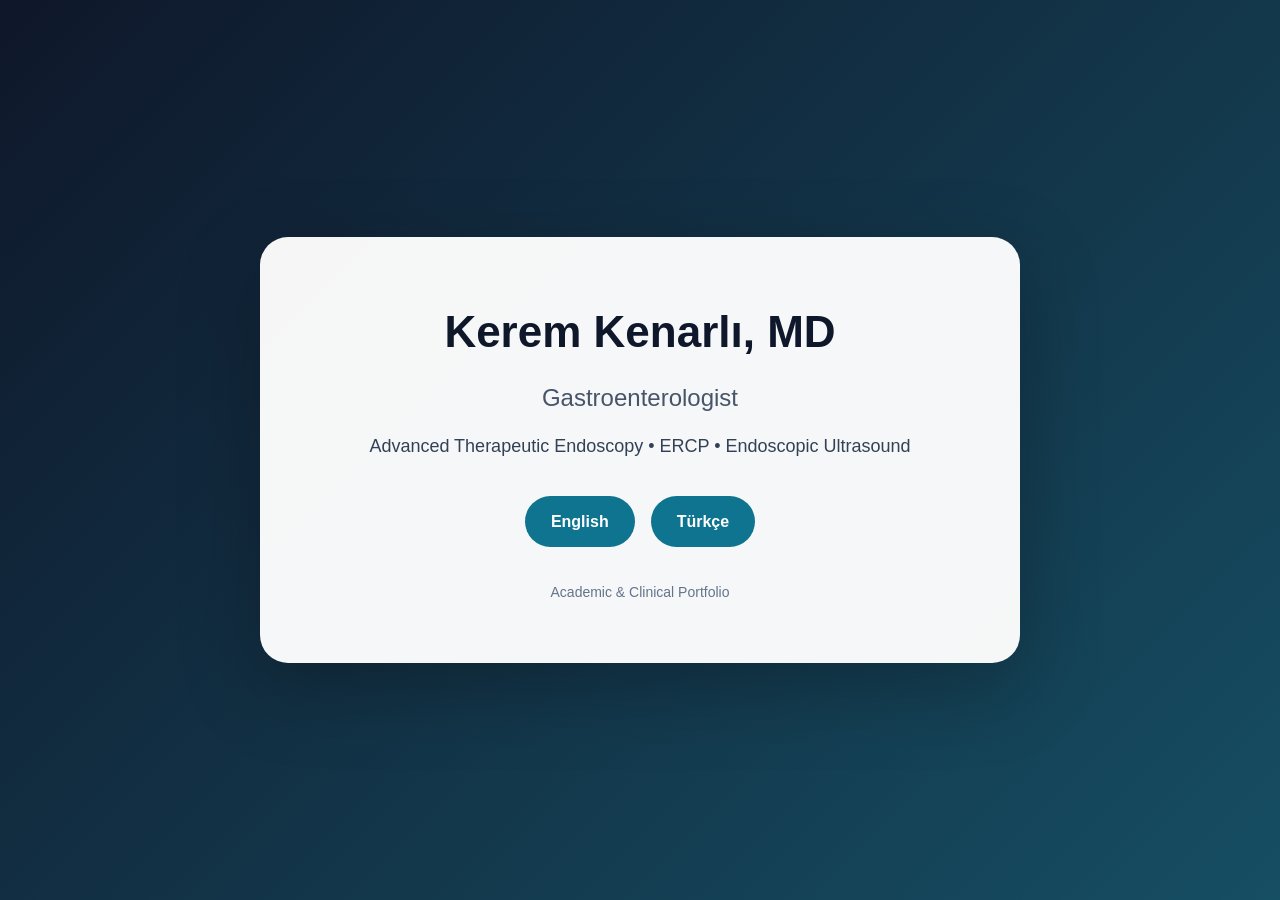
<file: index.html>
<!DOCTYPE html>
<html lang="en">
<head>
  <meta charset="UTF-8">
  <meta name="viewport" content="width=device-width, initial-scale=1.0">
  <title>Kerem Kenarlı, MD</title>

  <link rel="stylesheet" href="css/style.css">

</head>

<body class="landing">

<main class="landing-card">

<h1>Kerem Kenarlı, MD</h1>

<h2>Gastroenterologist</h2>

<p>

Advanced Therapeutic Endoscopy • ERCP • Endoscopic Ultrasound

</p>

<div class="language-buttons">

<a href="en/">English</a>

<a href="tr/">Türkçe</a>

</div>

<footer>

Academic & Clinical Portfolio

</footer>

</main>

</body>
</html>
</file>
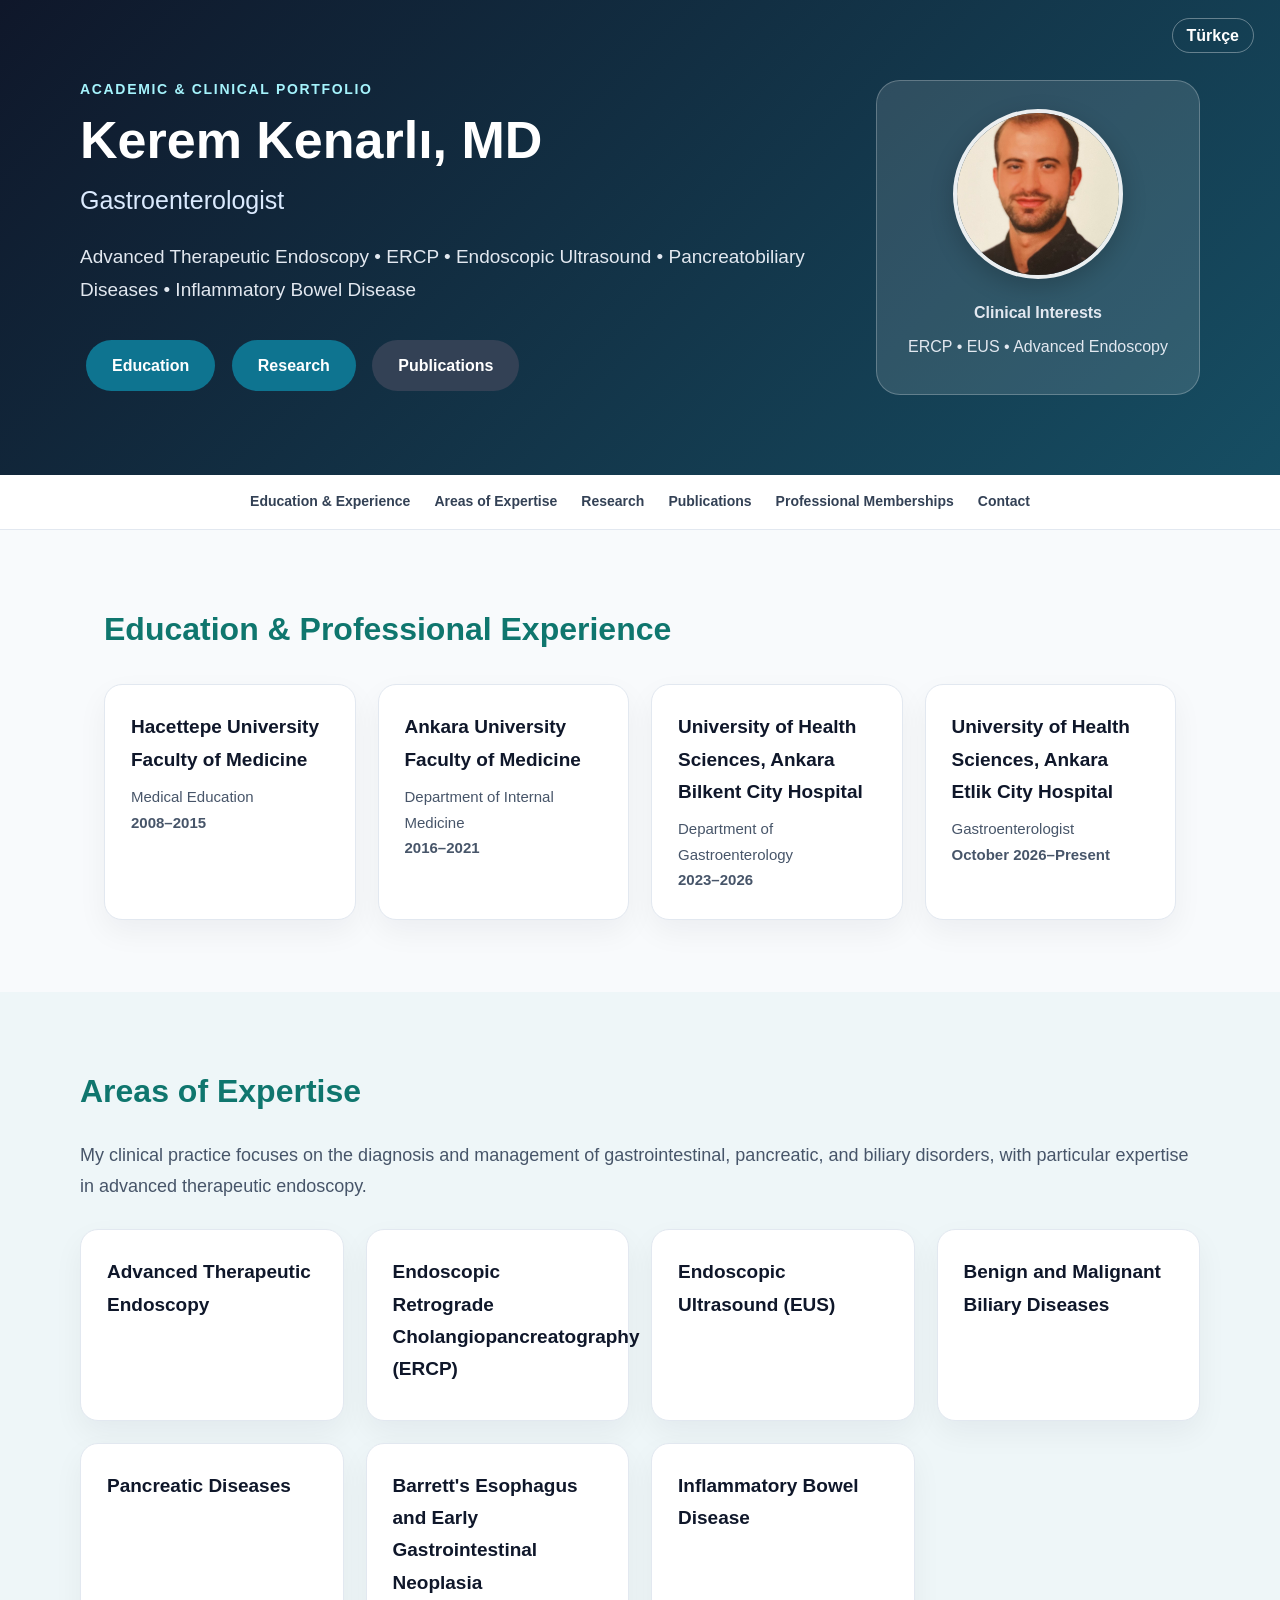
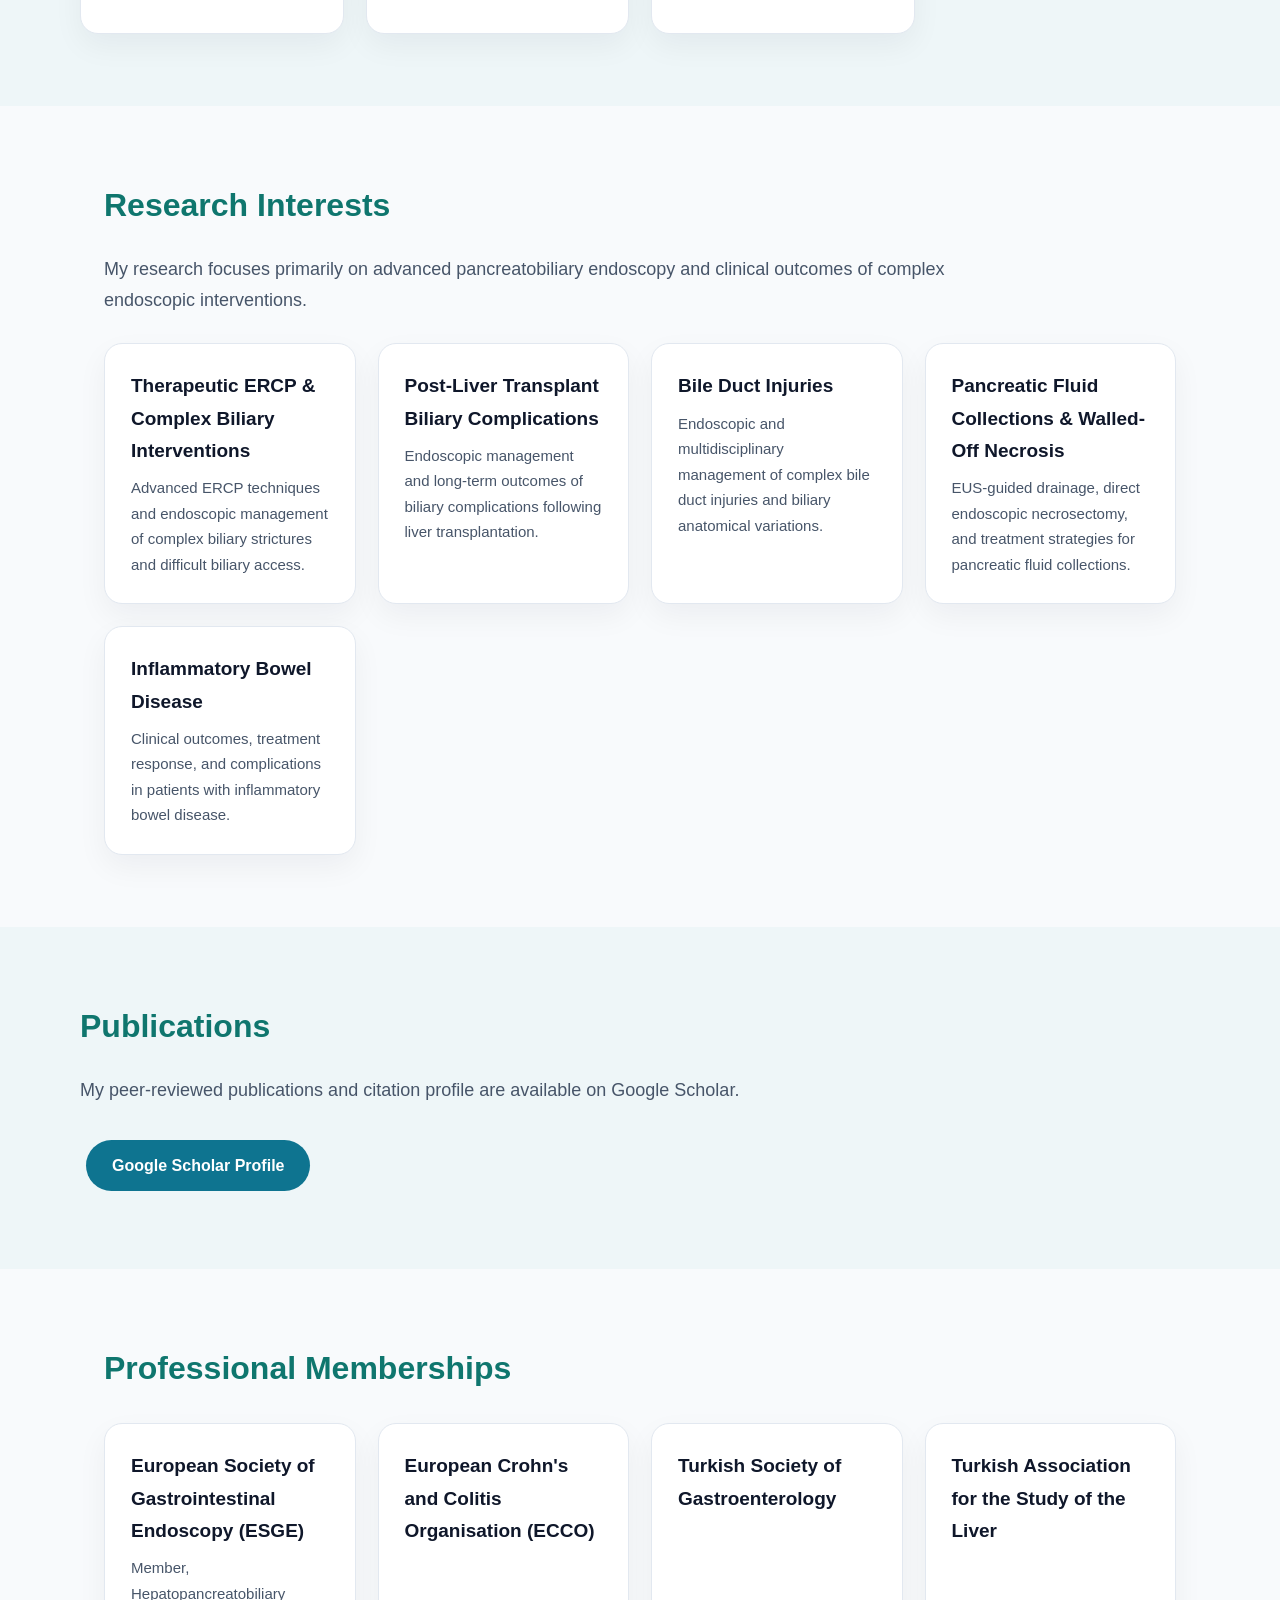
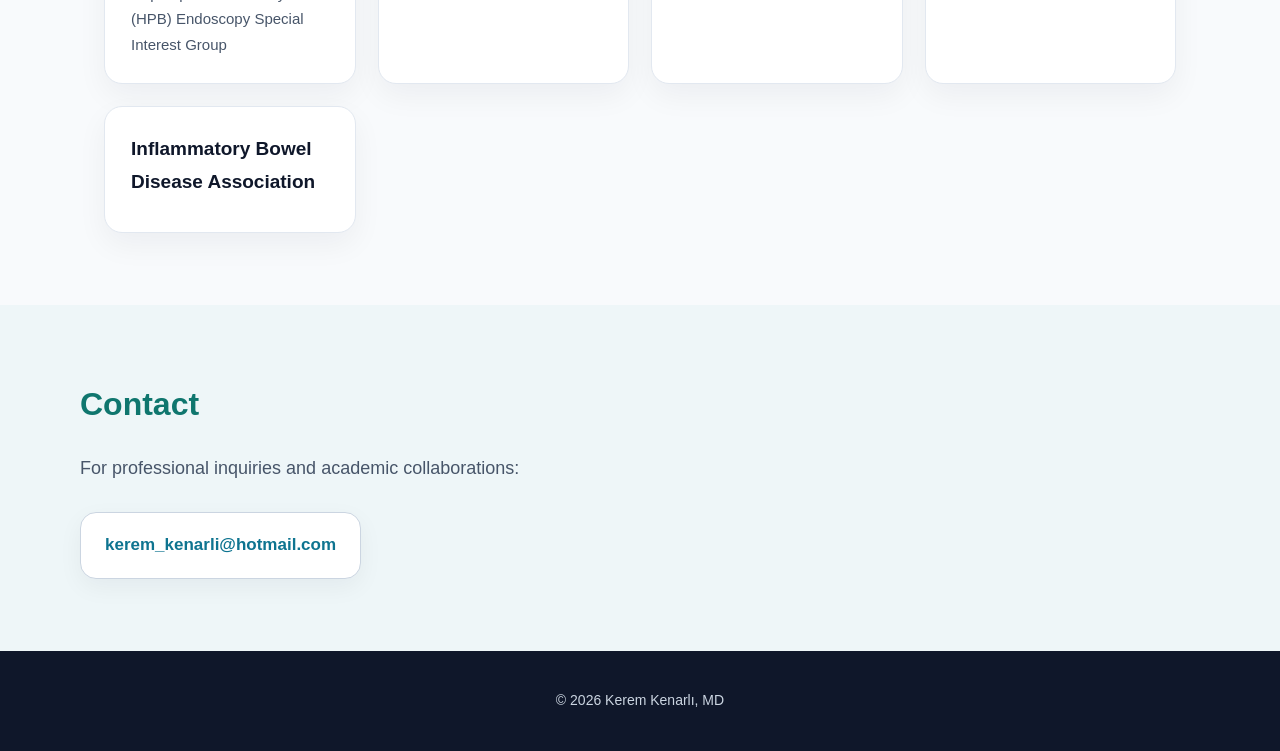
<file: en/index.html>
<!DOCTYPE html>
<html lang="en">

<head>
  <meta charset="UTF-8">
  <meta name="viewport" content="width=device-width, initial-scale=1.0">

  <title>Kerem Kenarlı, MD | Gastroenterologist</title>

  <meta
    name="description"
    content="Academic and clinical portfolio of Kerem Kenarlı, MD, gastroenterologist with interests in advanced therapeutic endoscopy, ERCP, EUS and pancreatobiliary diseases."
  >

  <link rel="stylesheet" href="../css/style.css">
</head>

<body>

<header class="hero">

  <div class="lang-switch">
    <a href="../tr/">Türkçe</a>
  </div>

  <div class="hero-inner">

    <div>

      <p class="eyebrow">Academic & Clinical Portfolio</p>

      <h1>Kerem Kenarlı, MD</h1>

      <h2>Gastroenterologist</h2>

      <p class="hero-text">
        Advanced Therapeutic Endoscopy • ERCP • Endoscopic Ultrasound •
        Pancreatobiliary Diseases • Inflammatory Bowel Disease
      </p>

      <div class="button-row">
        <a class="button" href="#biography">Education</a>
        <a class="button" href="#research">Research</a>
        <a class="button secondary" href="#publications">Publications</a>
      </div>

    </div>

    <div class="profile-card">

      <img
        class="profile-photo"
        src="../images/profile.jpg"
        alt="Kerem Kenarlı, MD"
      >

      <p><strong>Clinical Interests</strong></p>

      <p>
        ERCP • EUS • Advanced Endoscopy
      </p>

    </div>

  </div>

</header>


<nav class="nav">

  <a href="#biography">Education & Experience</a>
  <a href="#expertise">Areas of Expertise</a>
  <a href="#research">Research</a>
  <a href="#publications">Publications</a>
  <a href="#memberships">Professional Memberships</a>
  <a href="#contact">Contact</a>

</nav>


<section id="biography" class="section">

  <h2>Education & Professional Experience</h2>

  <div class="grid">

    <div class="card">
      <h3>Hacettepe University Faculty of Medicine</h3>
      <p>Medical Education</p>
      <p><strong>2008–2015</strong></p>
    </div>

    <div class="card">
      <h3>Ankara University Faculty of Medicine</h3>
      <p>Department of Internal Medicine</p>
      <p><strong>2016–2021</strong></p>
    </div>

    <div class="card">
      <h3>
        University of Health Sciences,
        Ankara Bilkent City Hospital
      </h3>
      <p>Department of Gastroenterology</p>
      <p><strong>2023–2026</strong></p>
    </div>

    <div class="card">
      <h3>
        University of Health Sciences,
        Ankara Etlik City Hospital
      </h3>
      <p>Gastroenterologist</p>
      <p><strong>October 2026–Present</strong></p>
    </div>

  </div>

</section>


<section id="expertise" class="section alt">

  <h2>Areas of Expertise</h2>

  <p class="lead">
    My clinical practice focuses on the diagnosis and management of
    gastrointestinal, pancreatic, and biliary disorders, with particular
    expertise in advanced therapeutic endoscopy.
  </p>

  <div class="grid">

    <div class="card">
      <h3>Advanced Therapeutic Endoscopy</h3>
    </div>

    <div class="card">
      <h3>
        Endoscopic Retrograde Cholangiopancreatography (ERCP)
      </h3>
    </div>

    <div class="card">
      <h3>Endoscopic Ultrasound (EUS)</h3>
    </div>

    <div class="card">
      <h3>Benign and Malignant Biliary Diseases</h3>
    </div>

    <div class="card">
      <h3>Pancreatic Diseases</h3>
    </div>

    <div class="card">
      <h3>
        Barrett's Esophagus and Early Gastrointestinal Neoplasia
      </h3>
    </div>

    <div class="card">
      <h3>Inflammatory Bowel Disease</h3>
    </div>

  </div>

</section>


<section id="research" class="section">

  <h2>Research Interests</h2>

  <p class="lead">
    My research focuses primarily on advanced pancreatobiliary endoscopy
    and clinical outcomes of complex endoscopic interventions.
  </p>

  <div class="grid">

    <div class="card">
      <h3>Therapeutic ERCP & Complex Biliary Interventions</h3>
      <p>
        Advanced ERCP techniques and endoscopic management of complex
        biliary strictures and difficult biliary access.
      </p>
    </div>

    <div class="card">
      <h3>Post-Liver Transplant Biliary Complications</h3>
      <p>
        Endoscopic management and long-term outcomes of biliary
        complications following liver transplantation.
      </p>
    </div>

    <div class="card">
      <h3>Bile Duct Injuries</h3>
      <p>
        Endoscopic and multidisciplinary management of complex bile duct
        injuries and biliary anatomical variations.
      </p>
    </div>

    <div class="card">
      <h3>Pancreatic Fluid Collections & Walled-Off Necrosis</h3>
      <p>
        EUS-guided drainage, direct endoscopic necrosectomy, and treatment
        strategies for pancreatic fluid collections.
      </p>
    </div>

    <div class="card">
      <h3>Inflammatory Bowel Disease</h3>
      <p>
        Clinical outcomes, treatment response, and complications in
        patients with inflammatory bowel disease.
      </p>
    </div>

  </div>

</section>


<section id="publications" class="section alt">

  <h2>Publications</h2>

  <p class="lead">
    My peer-reviewed publications and citation profile are available on
    Google Scholar.
  </p>

  <div class="button-row">

    <a
      class="button"
      href="https://scholar.google.com.tr/citations?user=_Ri42csAAAAJ&hl=en"
      target="_blank"
      rel="noopener noreferrer"
    >
      Google Scholar Profile
    </a>

  </div>

</section>


<section id="memberships" class="section">

  <h2>Professional Memberships</h2>

  <div class="grid">

    <div class="card">
      <h3>
        European Society of Gastrointestinal Endoscopy (ESGE)
      </h3>
      <p>
        Member, Hepatopancreatobiliary (HPB) Endoscopy
        Special Interest Group
      </p>
    </div>

    <div class="card">
      <h3>
        European Crohn's and Colitis Organisation (ECCO)
      </h3>
    </div>

    <div class="card">
      <h3>
        Turkish Society of Gastroenterology
      </h3>
    </div>

    <div class="card">
      <h3>
        Turkish Association for the Study of the Liver
      </h3>
    </div>

    <div class="card">
      <h3>
        Inflammatory Bowel Disease Association
      </h3>
    </div>

  </div>

</section>


<section id="contact" class="section alt">

  <h2>Contact</h2>

  <p class="lead">
    For professional inquiries and academic collaborations:
  </p>

  <div class="contact-box">

    <a
      class="email-link"
      href="mailto:kerem_kenarli@hotmail.com"
    >
      kerem_kenarli@hotmail.com
    </a>

  </div>

</section>


<footer class="footer">
  © 2026 Kerem Kenarlı, MD
</footer>

</body>
</html>
</file>
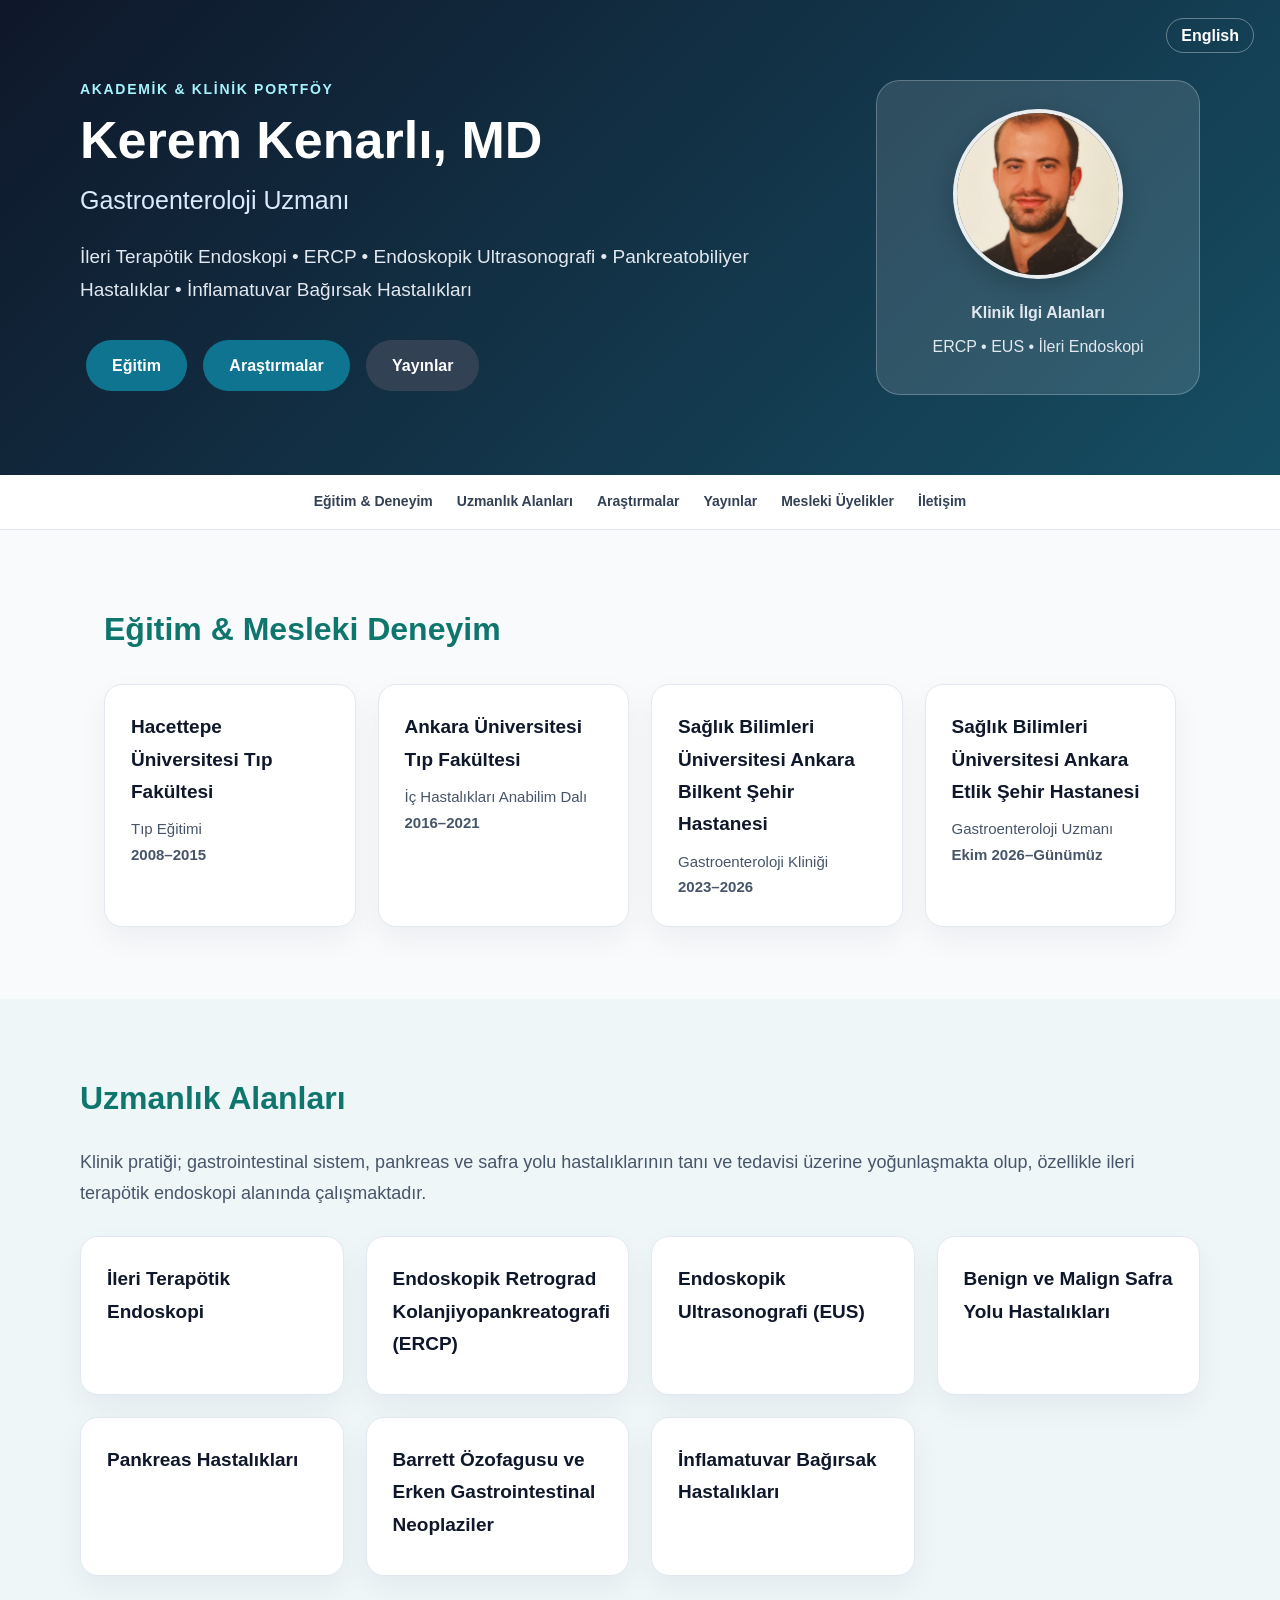
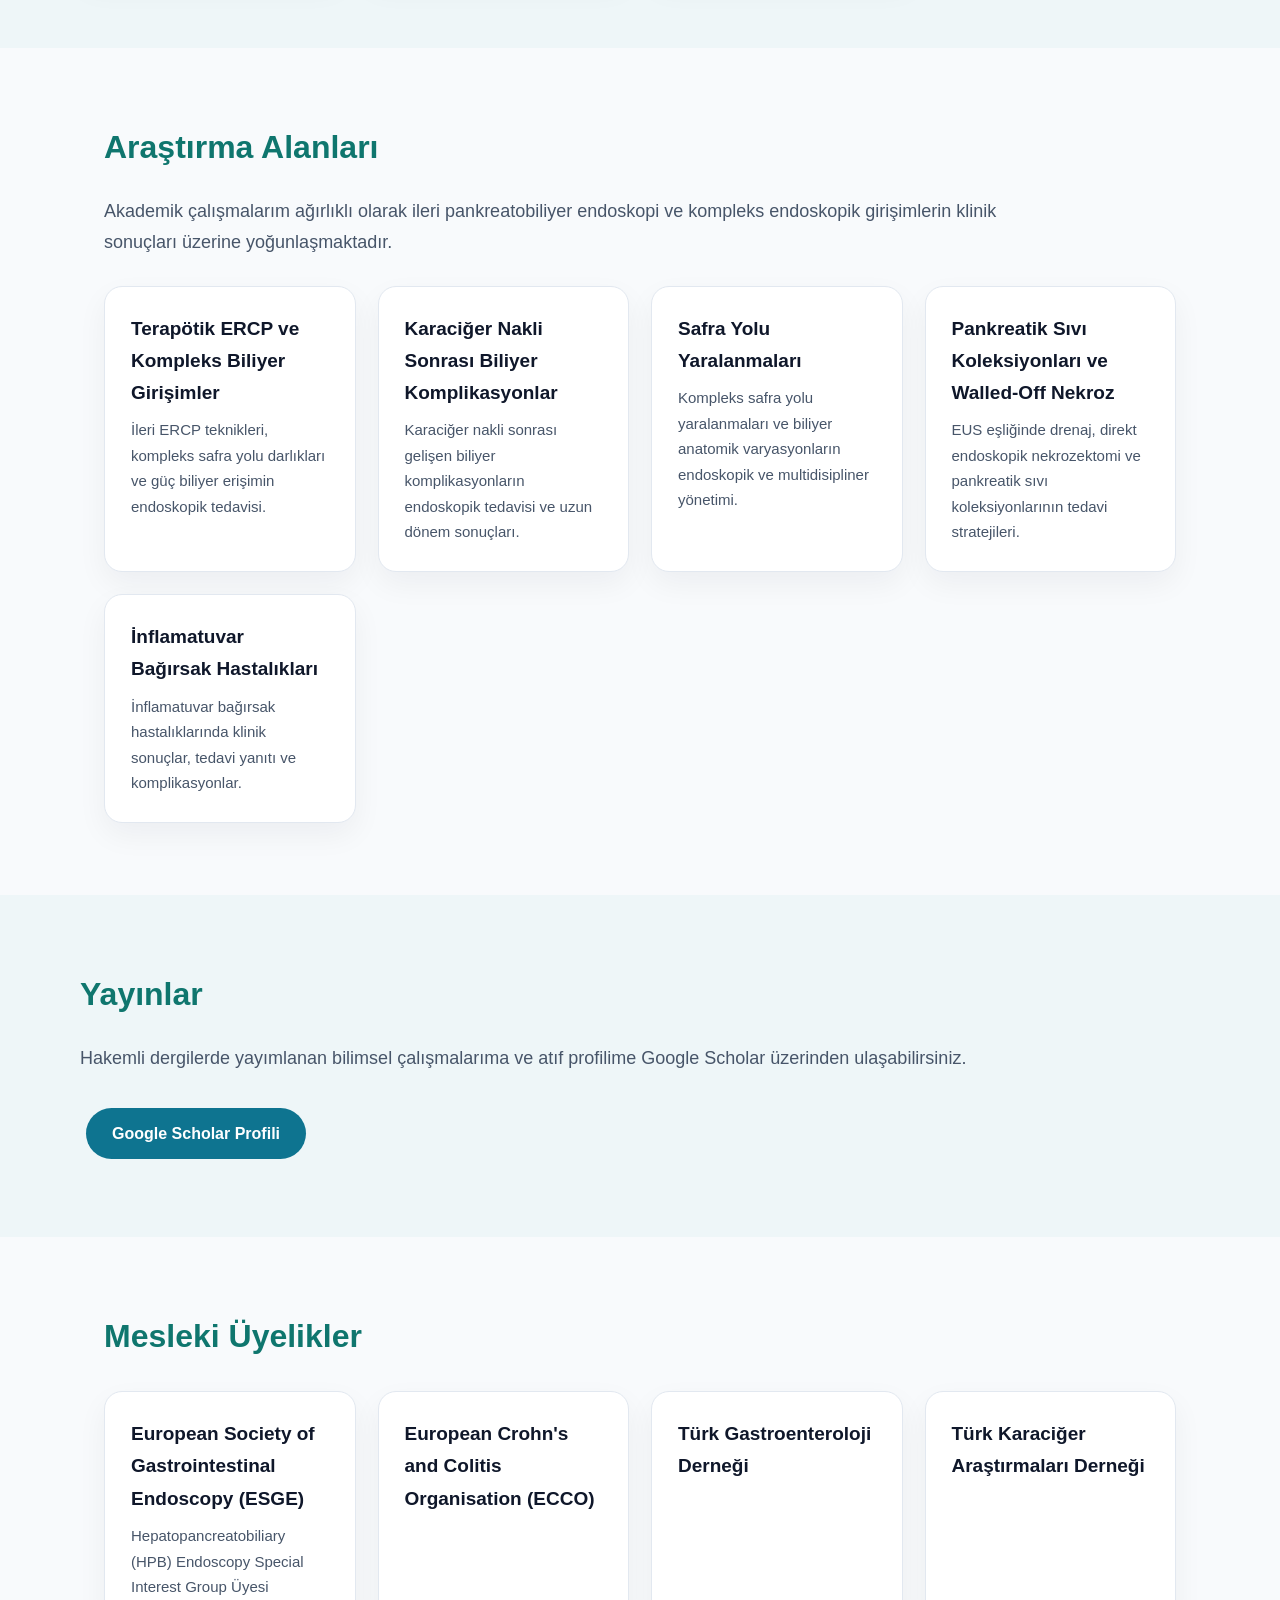
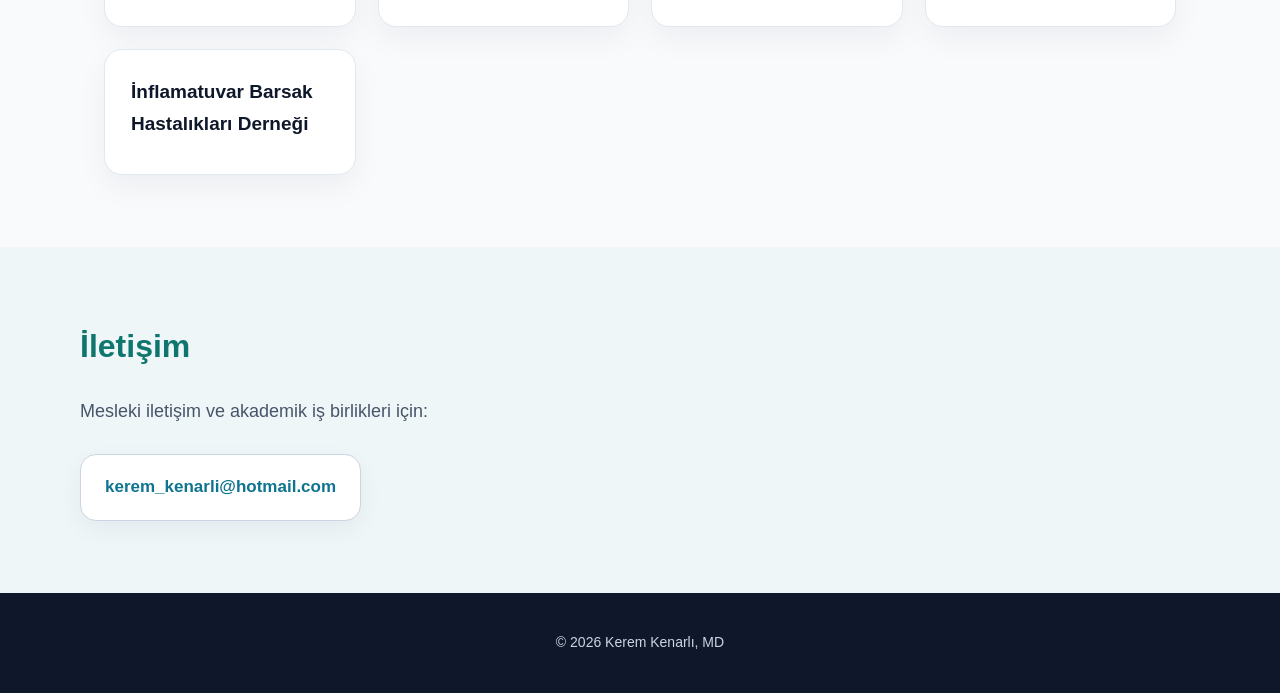
<file: tr/index.html>
<!DOCTYPE html>
<html lang="tr">

<head>
  <meta charset="UTF-8">
  <meta name="viewport" content="width=device-width, initial-scale=1.0">

  <title>Kerem Kenarlı, MD | Gastroenteroloji Uzmanı</title>

  <meta
    name="description"
    content="Kerem Kenarlı, MD kişisel akademik ve klinik portföyü. İleri terapötik endoskopi, ERCP, EUS ve pankreatobiliyer hastalıklar."
  >

  <link rel="stylesheet" href="../css/style.css">
</head>

<body>

<header class="hero">

  <div class="lang-switch">
    <a href="../en/">English</a>
  </div>

  <div class="hero-inner">

    <div>

      <p class="eyebrow">Akademik & Klinik Portföy</p>

      <h1>Kerem Kenarlı, MD</h1>

      <h2>Gastroenteroloji Uzmanı</h2>

      <p class="hero-text">
        İleri Terapötik Endoskopi • ERCP • Endoskopik Ultrasonografi •
        Pankreatobiliyer Hastalıklar • İnflamatuvar Bağırsak Hastalıkları
      </p>

      <div class="button-row">
        <a class="button" href="#biography">Eğitim</a>
        <a class="button" href="#research">Araştırmalar</a>
        <a class="button secondary" href="#publications">Yayınlar</a>
      </div>

    </div>

    <div class="profile-card">

      <img
        class="profile-photo"
        src="../images/profile.jpg"
        alt="Kerem Kenarlı, MD"
      >

      <p><strong>Klinik İlgi Alanları</strong></p>

      <p>
        ERCP • EUS • İleri Endoskopi
      </p>

    </div>

  </div>

</header>


<nav class="nav">

  <a href="#biography">Eğitim & Deneyim</a>
  <a href="#expertise">Uzmanlık Alanları</a>
  <a href="#research">Araştırmalar</a>
  <a href="#publications">Yayınlar</a>
  <a href="#memberships">Mesleki Üyelikler</a>
  <a href="#contact">İletişim</a>

</nav>


<section id="biography" class="section">

  <h2>Eğitim & Mesleki Deneyim</h2>

  <div class="grid">

    <div class="card">
      <h3>Hacettepe Üniversitesi Tıp Fakültesi</h3>
      <p>Tıp Eğitimi</p>
      <p><strong>2008–2015</strong></p>
    </div>

    <div class="card">
      <h3>Ankara Üniversitesi Tıp Fakültesi</h3>
      <p>İç Hastalıkları Anabilim Dalı</p>
      <p><strong>2016–2021</strong></p>
    </div>

    <div class="card">
      <h3>
        Sağlık Bilimleri Üniversitesi
        Ankara Bilkent Şehir Hastanesi
      </h3>
      <p>Gastroenteroloji Kliniği</p>
      <p><strong>2023–2026</strong></p>
    </div>

    <div class="card">
      <h3>
        Sağlık Bilimleri Üniversitesi
        Ankara Etlik Şehir Hastanesi
      </h3>
      <p>Gastroenteroloji Uzmanı</p>
      <p><strong>Ekim 2026–Günümüz</strong></p>
    </div>

  </div>

</section>


<section id="expertise" class="section alt">

  <h2>Uzmanlık Alanları</h2>

  <p class="lead">
    Klinik pratiği; gastrointestinal sistem, pankreas ve safra yolu
    hastalıklarının tanı ve tedavisi üzerine yoğunlaşmakta olup,
    özellikle ileri terapötik endoskopi alanında çalışmaktadır.
  </p>

  <div class="grid">

    <div class="card">
      <h3>İleri Terapötik Endoskopi</h3>
    </div>

    <div class="card">
      <h3>
        Endoskopik Retrograd Kolanjiyopankreatografi (ERCP)
      </h3>
    </div>

    <div class="card">
      <h3>Endoskopik Ultrasonografi (EUS)</h3>
    </div>

    <div class="card">
      <h3>Benign ve Malign Safra Yolu Hastalıkları</h3>
    </div>

    <div class="card">
      <h3>Pankreas Hastalıkları</h3>
    </div>

    <div class="card">
      <h3>
        Barrett Özofagusu ve Erken Gastrointestinal Neoplaziler
      </h3>
    </div>

    <div class="card">
      <h3>İnflamatuvar Bağırsak Hastalıkları</h3>
    </div>

  </div>

</section>


<section id="research" class="section">

  <h2>Araştırma Alanları</h2>

  <p class="lead">
    Akademik çalışmalarım ağırlıklı olarak ileri pankreatobiliyer
    endoskopi ve kompleks endoskopik girişimlerin klinik sonuçları
    üzerine yoğunlaşmaktadır.
  </p>

  <div class="grid">

    <div class="card">
      <h3>Terapötik ERCP ve Kompleks Biliyer Girişimler</h3>
      <p>
        İleri ERCP teknikleri, kompleks safra yolu darlıkları ve
        güç biliyer erişimin endoskopik tedavisi.
      </p>
    </div>

    <div class="card">
      <h3>Karaciğer Nakli Sonrası Biliyer Komplikasyonlar</h3>
      <p>
        Karaciğer nakli sonrası gelişen biliyer komplikasyonların
        endoskopik tedavisi ve uzun dönem sonuçları.
      </p>
    </div>

    <div class="card">
      <h3>Safra Yolu Yaralanmaları</h3>
      <p>
        Kompleks safra yolu yaralanmaları ve biliyer anatomik
        varyasyonların endoskopik ve multidisipliner yönetimi.
      </p>
    </div>

    <div class="card">
      <h3>Pankreatik Sıvı Koleksiyonları ve Walled-Off Nekroz</h3>
      <p>
        EUS eşliğinde drenaj, direkt endoskopik nekrozektomi ve
        pankreatik sıvı koleksiyonlarının tedavi stratejileri.
      </p>
    </div>

    <div class="card">
      <h3>İnflamatuvar Bağırsak Hastalıkları</h3>
      <p>
        İnflamatuvar bağırsak hastalıklarında klinik sonuçlar,
        tedavi yanıtı ve komplikasyonlar.
      </p>
    </div>

  </div>

</section>


<section id="publications" class="section alt">

  <h2>Yayınlar</h2>

  <p class="lead">
    Hakemli dergilerde yayımlanan bilimsel çalışmalarıma ve atıf
    profilime Google Scholar üzerinden ulaşabilirsiniz.
  </p>

  <div class="button-row">

    <a
      class="button"
      href="https://scholar.google.com.tr/citations?user=_Ri42csAAAAJ&hl=tr"
      target="_blank"
      rel="noopener noreferrer"
    >
      Google Scholar Profili
    </a>

  </div>

</section>


<section id="memberships" class="section">

  <h2>Mesleki Üyelikler</h2>

  <div class="grid">

    <div class="card">
      <h3>
        European Society of Gastrointestinal Endoscopy (ESGE)
      </h3>
      <p>
        Hepatopancreatobiliary (HPB) Endoscopy
        Special Interest Group Üyesi
      </p>
    </div>

    <div class="card">
      <h3>
        European Crohn's and Colitis Organisation (ECCO)
      </h3>
    </div>

    <div class="card">
      <h3>
        Türk Gastroenteroloji Derneği
      </h3>
    </div>

    <div class="card">
      <h3>
        Türk Karaciğer Araştırmaları Derneği
      </h3>
    </div>

    <div class="card">
      <h3>
        İnflamatuvar Barsak Hastalıkları Derneği
      </h3>
    </div>

  </div>

</section>


<section id="contact" class="section alt">

  <h2>İletişim</h2>

  <p class="lead">
    Mesleki iletişim ve akademik iş birlikleri için:
  </p>

  <div class="contact-box">

    <a
      class="email-link"
      href="mailto:kerem_kenarli@hotmail.com"
    >
      kerem_kenarli@hotmail.com
    </a>

  </div>

</section>


<footer class="footer">
  © 2026 Kerem Kenarlı, MD
</footer>

</body>
</html>
</file>
<file: css/style.css>
* {
  margin: 0;
  padding: 0;
  box-sizing: border-box;
}

html {
  scroll-behavior: smooth;
}

body {
  font-family: -apple-system, BlinkMacSystemFont, "Segoe UI", Arial, sans-serif;
  background: #f8fafc;
  color: #1e293b;
  line-height: 1.7;
}

a {
  text-decoration: none;
  color: inherit;
}


/* HERO */

.hero {
  position: relative;
  background: linear-gradient(135deg, #0f172a, #164e63);
  color: white;
  padding: 78px 24px;
}

.hero-inner {
  max-width: 1120px;
  margin: auto;
  display: grid;
  grid-template-columns: 1.4fr .6fr;
  gap: 40px;
  align-items: center;
}

.eyebrow {
  font-size: 14px;
  letter-spacing: .12em;
  text-transform: uppercase;
  color: #a5f3fc;
  font-weight: 700;
  margin-bottom: 10px;
}

.hero h1 {
  font-size: 52px;
  line-height: 1.1;
  margin-bottom: 10px;
}

.hero h2 {
  font-size: 25px;
  font-weight: 500;
  color: #dbeafe;
  margin-bottom: 20px;
}

.hero-text {
  font-size: 19px;
  max-width: 760px;
  color: #e2e8f0;
}


/* LANGUAGE SWITCH */

.lang-switch {
  position: absolute;
  right: 26px;
  top: 22px;
  font-weight: 700;
}

.lang-switch a {
  color: white;
  border: 1px solid rgba(255,255,255,.35);
  padding: 8px 14px;
  border-radius: 999px;
  transition: .2s;
}

.lang-switch a:hover {
  background: rgba(255,255,255,.10);
}


/* PROFILE */

.profile-card {
  background: rgba(255,255,255,.12);
  border: 1px solid rgba(255,255,255,.24);
  border-radius: 24px;
  padding: 28px;
  text-align: center;
}

.profile-photo {
  width: 170px;
  height: 170px;
  max-width: 170px;
  max-height: 170px;
  border-radius: 50%;
  object-fit: cover;
  object-position: center 30%;
  display: block;
  margin: 0 auto 20px;
  border: 4px solid rgba(255,255,255,.90);
  box-shadow: 0 8px 24px rgba(0,0,0,.20);
}

.profile-card p {
  color: #e2e8f0;
  margin-bottom: 6px;
}


/* NAVIGATION */

.nav {
  position: sticky;
  top: 0;
  z-index: 10;
  background: white;
  border-bottom: 1px solid #e2e8f0;
  display: flex;
  justify-content: center;
  gap: 24px;
  flex-wrap: wrap;
  padding: 15px 18px;
}

.nav a {
  font-size: 14px;
  font-weight: 700;
  color: #334155;
  transition: .2s;
}

.nav a:hover {
  color: #0e7490;
}


/* SECTIONS */

.section {
  max-width: 1120px;
  margin: auto;
  padding: 72px 24px;
}

.section.alt {
  max-width: none;
  background: #eef6f8;
  padding-left: 24px;
  padding-right: 24px;
}

.section.alt > * {
  max-width: 1120px;
  margin-left: auto;
  margin-right: auto;
}

.section h2 {
  font-size: 32px;
  color: #0f766e;
  margin-bottom: 22px;
}

.section p {
  margin-bottom: 16px;
  color: #475569;
}

.lead {
  font-size: 18px;
  color: #475569;
  max-width: 900px;
}


/* CARDS */

.grid {
  display: grid;
  grid-template-columns: repeat(auto-fit, minmax(245px, 1fr));
  gap: 22px;
  margin-top: 28px;
}

.card {
  background: white;
  border: 1px solid #e2e8f0;
  border-radius: 18px;
  padding: 26px;
  box-shadow: 0 12px 30px rgba(15,23,42,.05);
}

.card h3 {
  font-size: 19px;
  color: #0f172a;
  margin-bottom: 8px;
}

.card p {
  color: #475569;
  font-size: 15px;
  margin-bottom: 0;
}


/* BUTTONS */

.button-row {
  margin-top: 28px;
}

.button {
  display: inline-block;
  background: #0e7490;
  color: white;
  padding: 12px 26px;
  border-radius: 999px;
  font-weight: 700;
  margin: 6px;
  transition: .2s;
}

.button.secondary {
  background: #334155;
}

.button:hover {
  transform: translateY(-1px);
  opacity: .92;
}


/* CONTACT */

.contact-box {
  margin-top: 28px;
}

.email-link {
  display: inline-block;
  background: white;
  color: #0e7490;
  border: 1px solid #cbd5e1;
  border-radius: 16px;
  padding: 18px 24px;
  font-size: 17px;
  font-weight: 700;
  box-shadow: 0 8px 24px rgba(15,23,42,.05);
  transition: .2s;
}

.email-link:hover {
  transform: translateY(-1px);
  border-color: #0e7490;
}


/* FOOTER */

.footer {
  text-align: center;
  background: #0f172a;
  color: #cbd5e1;
  padding: 38px 20px;
  font-size: 14px;
}


/* LANGUAGE LANDING PAGE */

.landing {
  min-height: 100vh;
  display: flex;
  align-items: center;
  justify-content: center;
  background: linear-gradient(135deg, #0f172a, #164e63);
  padding: 24px;
}

.landing-card {
  width: 100%;
  max-width: 760px;
  text-align: center;
  background: rgba(255,255,255,.96);
  border-radius: 28px;
  padding: 58px 28px;
  box-shadow: 0 24px 80px rgba(0,0,0,.25);
}

.landing-card h1 {
  font-size: 44px;
  color: #0f172a;
  margin-bottom: 8px;
}

.landing-card h2 {
  font-size: 24px;
  color: #475569;
  font-weight: 500;
  margin-bottom: 12px;
}

.landing-card p {
  color: #334155;
  font-size: 18px;
}

.language-buttons {
  display: flex;
  gap: 16px;
  justify-content: center;
  flex-wrap: wrap;
  margin: 34px 0;
}

.language-buttons a {
  display: inline-block;
  background: #0e7490;
  color: white;
  padding: 12px 26px;
  border-radius: 999px;
  font-weight: 700;
  transition: .2s;
}

.language-buttons a:hover {
  transform: translateY(-1px);
  opacity: .92;
}

.landing-card footer {
  font-size: 14px;
  color: #64748b;
  margin-top: 14px;
}


/* MOBILE */

@media (max-width: 800px) {

  .hero {
    padding: 70px 18px 54px;
  }

  .hero-inner {
    grid-template-columns: 1fr;
  }

  .hero h1 {
    font-size: 38px;
  }

  .hero h2 {
    font-size: 22px;
  }

  .hero-text {
    font-size: 17px;
  }

  .lang-switch {
    position: static;
    text-align: right;
    margin-bottom: 24px;
  }

  .nav {
    gap: 14px;
  }

  .nav a {
    font-size: 13px;
  }

  .section {
    padding: 54px 18px;
  }

  .section.alt {
    padding-left: 18px;
    padding-right: 18px;
  }

  .section h2 {
    font-size: 28px;
  }

  .grid {
    grid-template-columns: 1fr;
  }

  .profile-photo {
    width: 150px;
    height: 150px;
    max-width: 150px;
    max-height: 150px;
  }

  .landing-card h1 {
    font-size: 34px;
  }

  .email-link {
    font-size: 15px;
    word-break: break-word;
  }

}
</file>
